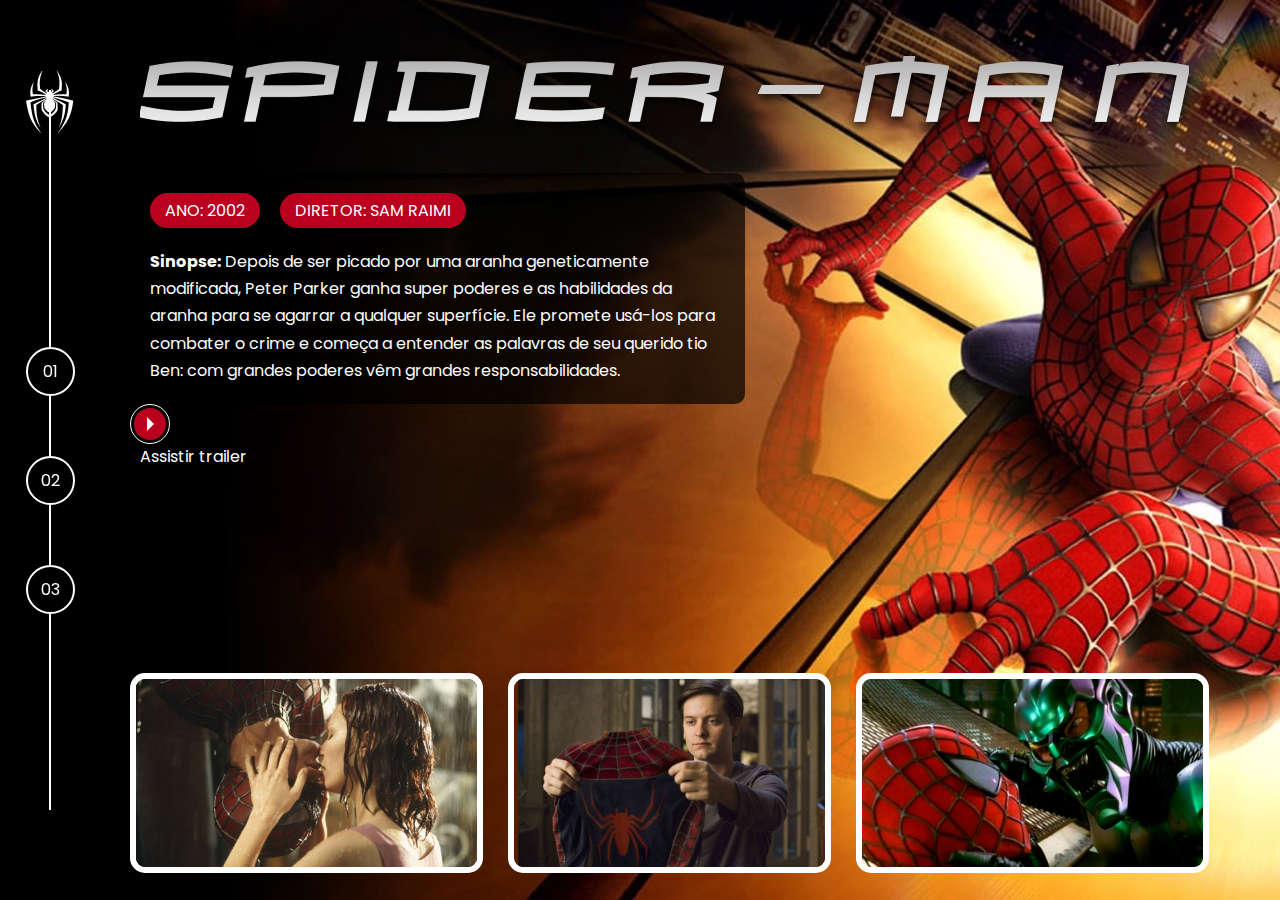
<file: pages/tobey-maguire/spiderman1.html>
<!DOCTYPE html>
<html lang="en">
<head>
  <meta charset="UTF-8">
  <meta http-equiv="X-UA-Compatible" content="IE=edge">
  <meta name="viewport" content="width=device-width, initial-scale=1.0">
  <title>Multiverso | Spiderman</title>
  <link rel="stylesheet" href="../../assets/css/internal.css">
  <link rel="stylesheet" href="https://cdn.jsdelivr.net/npm/@fancyapps/ui@4.0/dist/fancybox.css"/>
</head>
<body>
  <div class="s-wrapper">
    <div class="s-left-column">
      
      <nav class="navigator">
        <ul>
          <div class="navigator__icon">
            <a href="../../index.html">
              <img src="../../assets/images/icons/spiderman1.png" alt="Ícone aranha">
            </a>
          </div>
          <li><a href="#01">01</a></li>
          <li><a href="#02">02</a></li>
          <li><a href="#03">03</a></li>
        </ul>
      </nav>
    </div>
    <div class="s-main-content s-spiderman-01-01">
      <div class="s-main-content__top">
        <div class="s-logo">
          <img src="../../assets/images/spiderman-tobey/movie-01/logo.png" alt="Spiderman (2002)" title="Spiderman (2002)" />
        </div>

        <div class="s-description">
          <div class="pills">
            <ul>
              <li>Ano: 2002</li>
              <li>Diretor: Sam Raimi</li>
            </ul>
          </div>

          <div class="s-description__text">
            <p><strong>Sinopse:</strong>&nbsp;Depois de ser picado por uma aranha geneticamente modificada, Peter Parker ganha super poderes e as habilidades da aranha para se agarrar a qualquer superfície. Ele promete usá-los para combater o crime e começa a entender as palavras de seu querido tio Ben: com grandes poderes vêm grandes responsabilidades.</p>
          </div>
        </div>

        <div class="s-links">
          <ul>
            <li>
              <a href="https://www.youtube.com/watch?v=PBazbDzq5p8" class="link-button" target="_blank">
                <span class="icon">
                  <div class="play-icon">&nbsp;</div>
                </span>
                <span class="label">
                  Assistir trailer
                </span>
              </a>
            </li>
          </ul>
        </div>
      </div>
      <div class="s-main-content__bottom">
        <div class="gallery">
          <ul>
            <li>
              <a data-fancybox href="../../assets/images/spiderman-tobey/movie-01/gallery/image-01.png">
                <img src="../../assets/images/spiderman-tobey/movie-01/gallery/image-01.png" alt="Mary Jane">
              </a>
            </li>
            <li>
              <a data-fancybox href="../../assets/images/spiderman-tobey/movie-01/gallery/image-02.png">
                <img src="../../assets/images/spiderman-tobey/movie-01/gallery/image-02.png" alt="Peter">
              </a></li>
            <li>
              <a data-fancybox href="../../assets/images/spiderman-tobey/movie-01/gallery/image-03.png">
                <img src="../../assets/images/spiderman-tobey/movie-01/gallery/image-03.png" alt="Duende Verde">
              </a>
            </li>
          </ul>
        </div>
      </div>      
    </div>
  </div>
  <script src="https://cdn.jsdelivr.net/npm/@fancyapps/ui@4.0/dist/fancybox.umd.js"></script>
  <script>
    //  JavaScript will go here
  </script>
</body>
</html>
</file>
<file: assets/css/internal.css>
@import url('./reset.css');
@import url('./global.css');
@import url('./components/_navigator.css');
@import url('./components/_pills.css');
@import url('./components/_link-button.css');
@import url('./components/_gallery.css');

.s-wrapper {
  display: flex;
  height: 100vh;
  flex-flow: row nowrap;  
}

.s-wrapper .s-left-column {
  width: 100px;
  height: 100%;  
  display: flex;
  justify-content: center;
  align-items: center;
  position: fixed;
  padding-right: 50px;
  left: 0;
  top: 0;
  z-index: 1;
}

.s-wrapper .s-main-content {
  height: 100%;
  width: 100%;
  background-color: gray;
  padding-left: 130px;  
}

.s-wrapper .s-main-content__top {
  height: 80vh;
  display: flex;
  flex-direction: column;
  justify-content: flex-start;
}

.s-wrapper .s-main-content__bottom {
  height: 20vh;
  display: flex;
  flex-direction: column;
  justify-content: flex-end;
}

.s-wrapper .s-main-content .s-logo img {
  margin-top: 50px;
  margin-left: 0;
  margin-bottom: 30px;
}

.s-wrapper .s-main-content__top .s-description {
  background-color: rgba(0,0,0,.7);
  max-width: 50%;
  padding: 20px;
  border-radius: 10px;
}

.s-wrapper .s-main-content__top .s-description .s-description__text p {
  color: white;
  line-height: 170%;
}

.s-wrapper .s-main-content__top .s-description .pills {
  margin-bottom: 20px;
}

.s-spiderman-01-01 {
  background-image: url('../images/spiderman-tobey/movie-01/background.png');
  background-size: cover;
}
</file>
